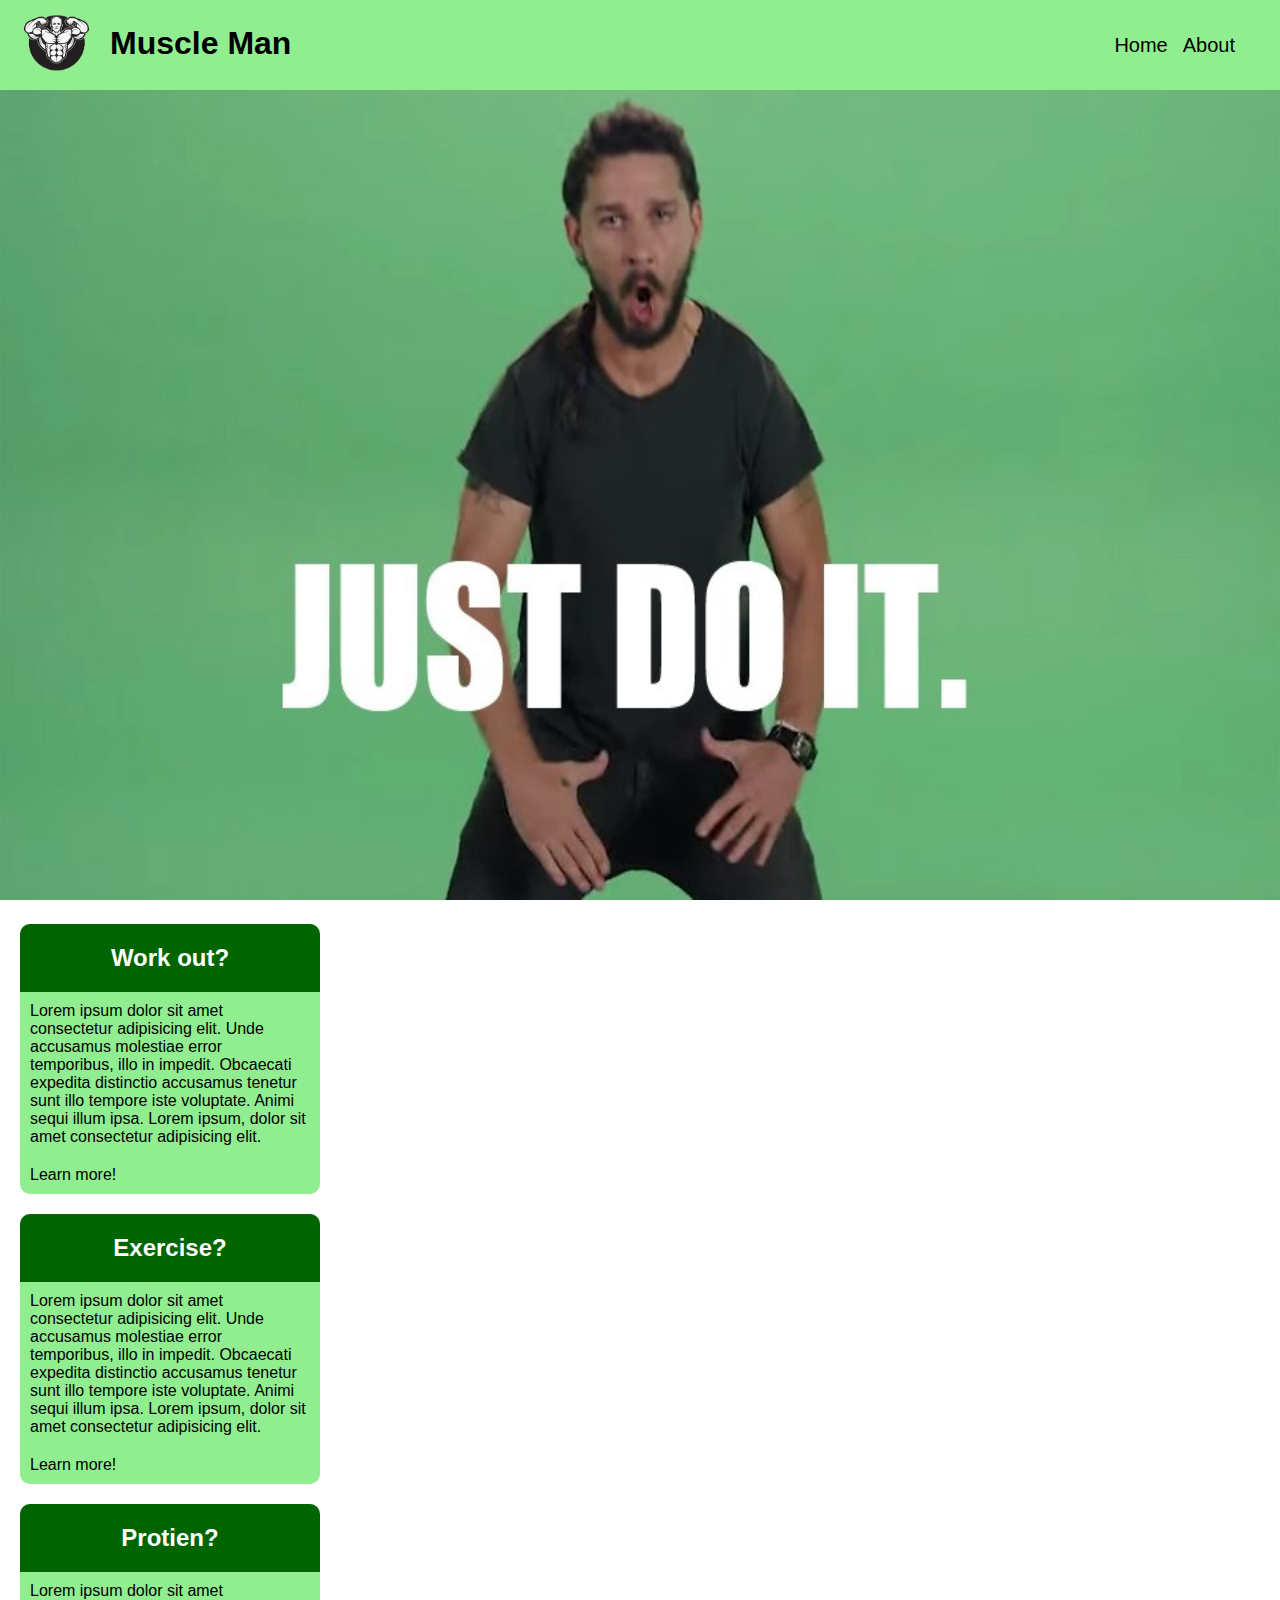
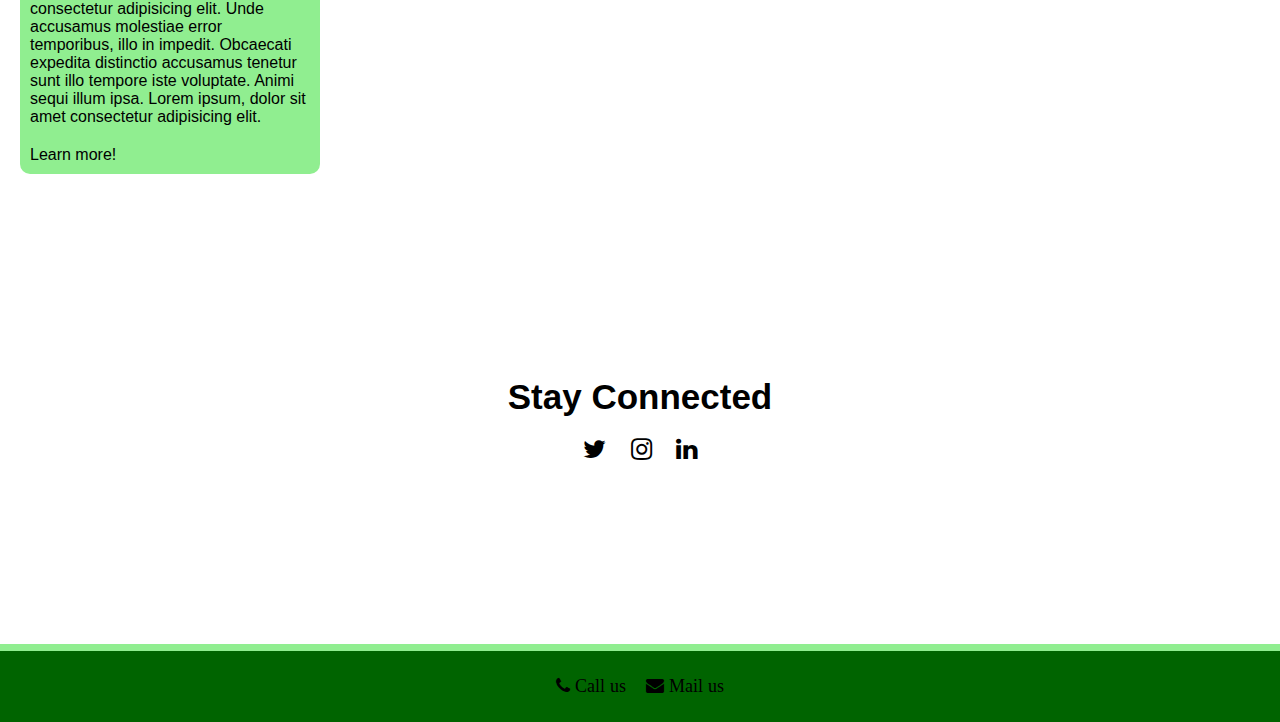
<file: index.html>
<!DOCTYPE html>
<html lang="en">
<head>
    <meta charset="UTF-8">
    <meta http-equiv="X-UA-Compatible" content="IE=edge">
    <meta name="viewport" content="width=device-width, initial-scale=1.0">
    <meta name="description" content="Gym on steroids">
    <title>Get muscles fast</title>
    <link rel="stylesheet" href="./muscleStyle.css">
    <link rel="stylesheet" href="https://cdnjs.cloudflare.com/ajax/libs/font-awesome/4.7.0/css/font-awesome.min.css">
    
    
</head>
<body>
    <header>
        <div class="logo">
            <div class="div-logo">
                <a href="#"><img src="./Media/All-about Logo 2.jpg" width="93px"></a>
            </div>
            <div class="logo-text"><h1>Muscle Man</h1></div>
        </div>
  <nav class="navbar">
      <ul>
          <li><a href="#">Home</a></li>
          <li><a href="#about-section">About</a></li>
          
      </ul>
    </nav>    
    </header>

    <section id="#">
    </section>
        <div id="hero-section">
            <img src="./Media/just do it.jpg"> 
        </div>
    <section id="service-section">
        <main class="service-container">
            <article class="service-card">
                <div class="service-card-header">
                    <h2>Work out?</h2>
                </div>
                    <p>Lorem ipsum dolor sit amet consectetur adipisicing elit. Unde accusamus molestiae error temporibus, 
                        illo in impedit. Obcaecati expedita distinctio accusamus tenetur sunt illo tempore iste voluptate. Animi sequi illum ipsa. 
                        Lorem ipsum, dolor sit amet consectetur adipisicing elit.</p><p><a href="./Docs/work-out.html">Learn more!</a></p> 
            </article>
            <article class="service-card">
                <div class="service-card-header">
                    <h2>Exercise?</h2>
                </div>
                    <p>Lorem ipsum dolor sit amet consectetur adipisicing elit. Unde accusamus molestiae error temporibus, 
                        illo in impedit. Obcaecati expedita distinctio accusamus tenetur sunt illo tempore iste voluptate. Animi sequi illum ipsa. 
                        Lorem ipsum, dolor sit amet consectetur adipisicing elit.</p><p><a href="./Docs/exercise.html">Learn more!</a></p> 
                </div>
            </article>

            <article class="service-card">
                <div class="service-card-header">
                    <h2>Protien?</h2>
                </div>
                    <p>Lorem ipsum dolor sit amet consectetur adipisicing elit. Unde accusamus molestiae error temporibus, 
                        illo in impedit. Obcaecati expedita distinctio accusamus tenetur sunt illo tempore iste voluptate. Animi sequi illum ipsa. 
                        Lorem ipsum, dolor sit amet consectetur adipisicing elit.</p><p><a href="./Docs/protein.html">Learn more!</a></p> 
                </div>
            </article>
            
        </main>
    </section>


    <section id="about-section"> 
        <h2>Stay Connected</h2>
        <div class="about-section-icons-wrapper">
        <a href="https://twitter.com/" target="_blank"><i class="fa fa-twitter"></i></a>
        <a href="https://www.instagram.com/" target="_blank"><i class="fa fa-instagram"></i></a>
        <a href="https://www.linkedin.com/" target="_blank"><i class="fa fa-linkedin"></i></a>
    </div>
        
    </section>
    <footer>
        <a href="tel:077179336"><i class="fa fa-phone"> Call us</i></a>
        <a href="mailto:Example@hotmail.com"><i class="fa fa-envelope"> Mail us</i></a>
    </footer>
    
</body>
</html>
</file>
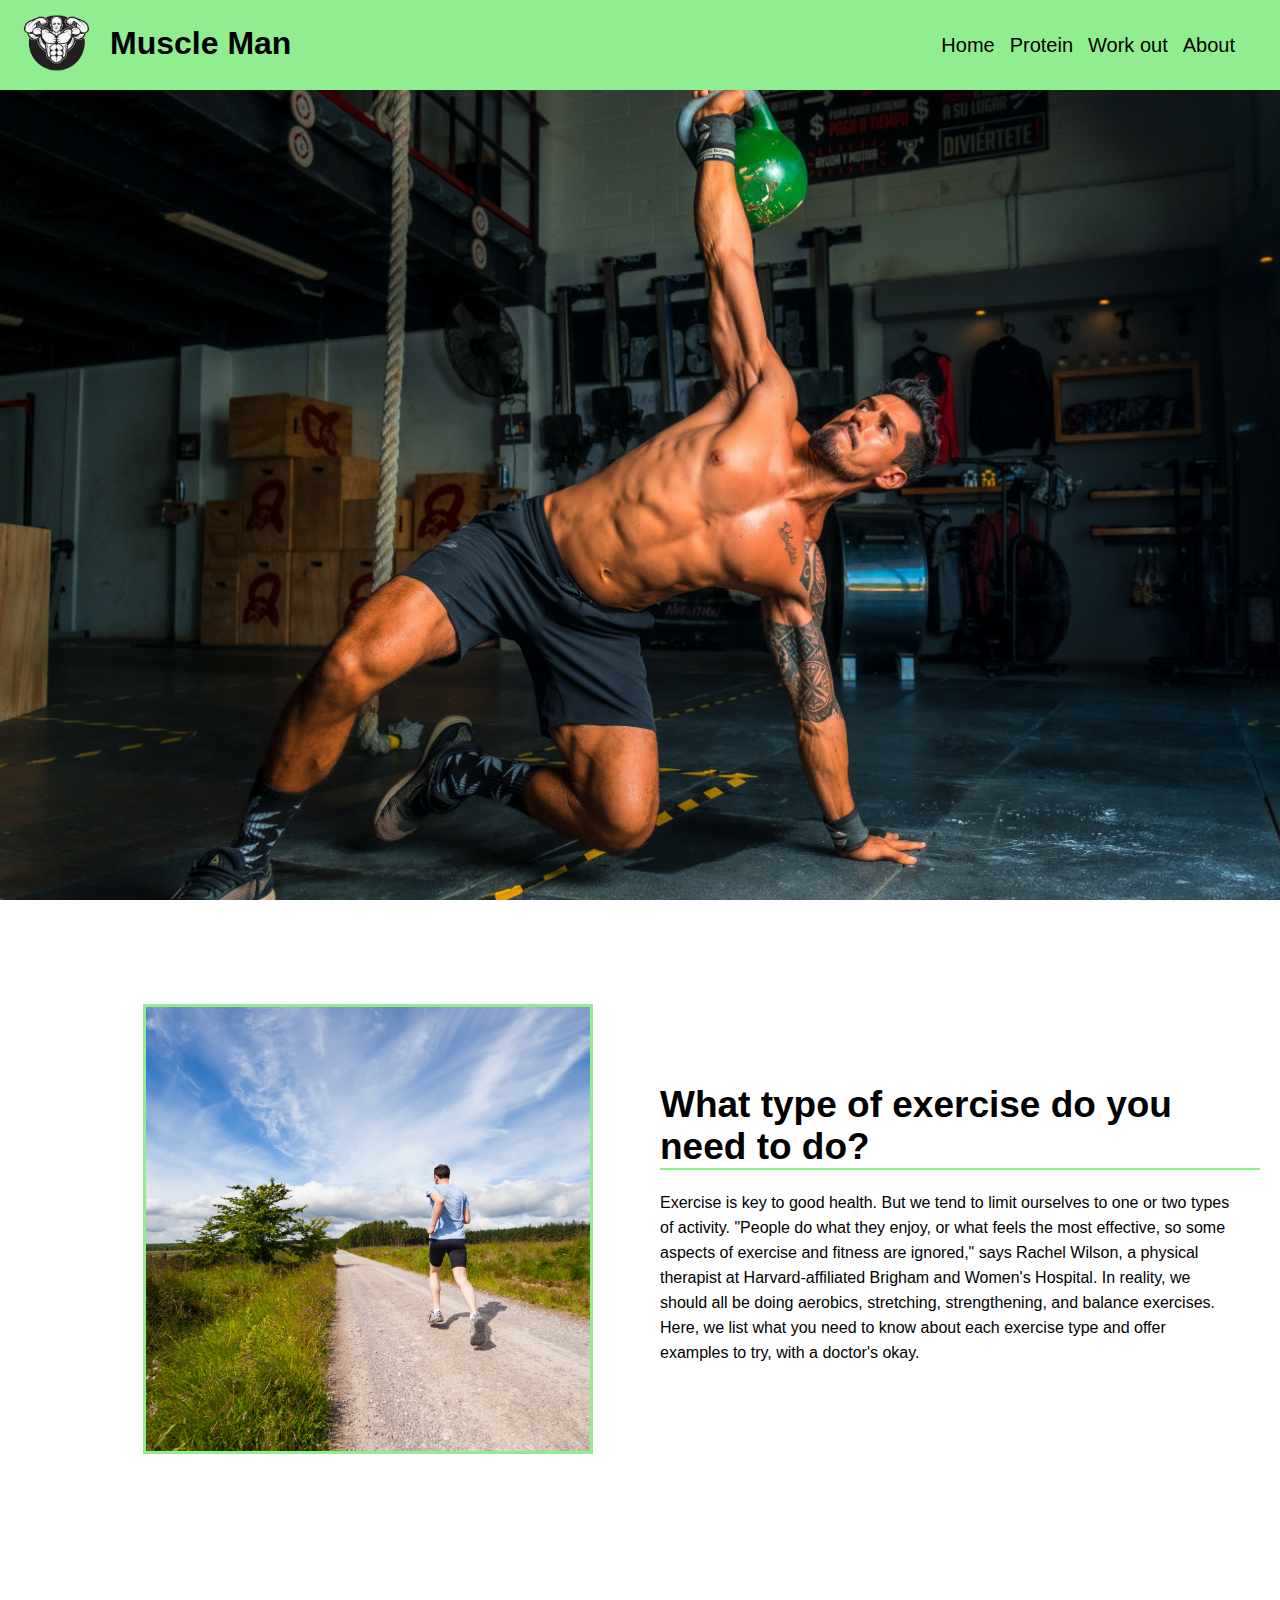
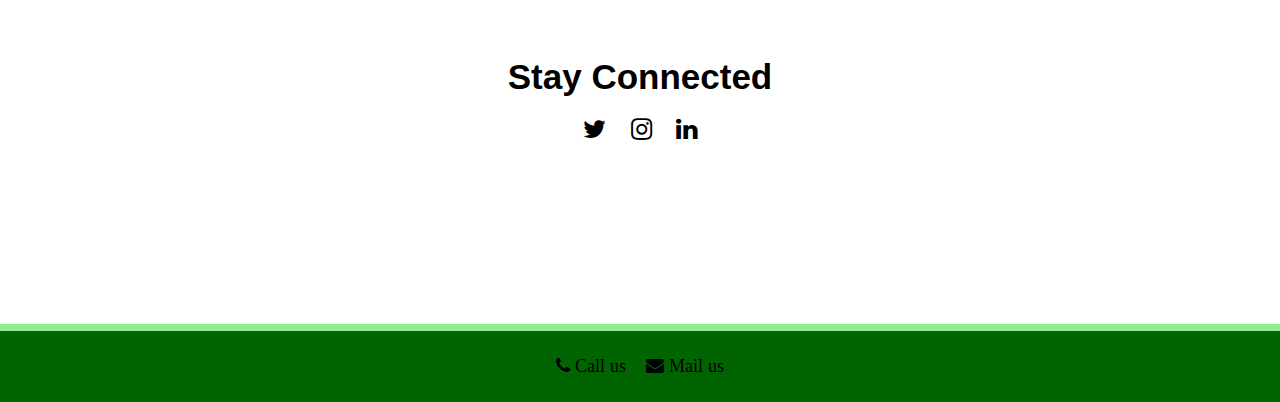
<file: Docs/exercise.html>
<!DOCTYPE html>
<html lang="en">
<head>
    <meta charset="UTF-8">
    <meta http-equiv="X-UA-Compatible" content="IE=edge">
    <meta name="viewport" content="width=device-width, initial-scale=1.0">
    <title>Exercise</title>
    <link rel="stylesheet" href="../muscleStyle.css">
    <link rel="stylesheet" href="https://cdnjs.cloudflare.com/ajax/libs/font-awesome/4.7.0/css/font-awesome.min.css">
</head>

<body>
    <header>
        <div class="logo">
            <div class="div-logo">
                <a href="../index.html"><img src="../Media/All-about Logo 2.jpg" width="93px"></a>
            </div>
            <div class="logo-text"><h1>Muscle Man</h1></div>
        </div>
  <nav class="navbar">
      <ul>
          <li><a href="../index.html">Home</a></li>
          <li><a href="./protein.html">Protein</a></li>
          <li><a href="./work-out.html">Work out</a></li>
          <li><a href="#about-section">About</a></li>   
          
      </ul>
    </nav>    
    </header>
    <div>
        <section id="hero-section-2">
            <img src="../Media/alonso-reyes-0HlI76m4jxU-unsplash.jpg" width="500"> 
        </section>
        <section class="aside-section">
            <aside class="aside-helper">
                <img src="../Media/jenny-hill-mQVWb7kUoOE-unsplash.jpg" alt="buff man" width="350">
            </aside>
            <div class="aside-text-wrapper">
                <article>
                <h1>What type of exercise do you need to do?</h1>
                <p>Exercise is key to good health. But we tend to limit ourselves to one or two types of activity.
                     "People do what they enjoy, or what feels the most effective, so some aspects of exercise and fitness are ignored," 
                     says Rachel Wilson, a physical therapist at Harvard-affiliated Brigham and Women's Hospital. In reality, we should all be doing aerobics,
                      stretching, strengthening, and balance exercises. Here, we list what you need to know about each exercise type and offer examples to try,
                     with a doctor's okay.</p>
            </article>
        </div>
            
    </section>
    </div>
    <section id="about-section"> 
        <h2>Stay Connected</h2>
        <div class="about-section-icons-wrapper">
        <a href="https://twitter.com/" target="_blank"><i class="fa fa-twitter"></i></a>
        <a href="https://www.instagram.com/" target="_blank"><i class="fa fa-instagram"></i></a>
        <a href="https://www.linkedin.com/" target="_blank"><i class="fa fa-linkedin"></i></a>
    </div>
        
    </section>
    <footer>
        <a href="tel:077179336"><i class="fa fa-phone"> Call us</i></a>
        <a href="mailto:Example@hotmail.com"><i class="fa fa-envelope"> Mail us</i></a>
    </footer>
</body>
</html>
</file>
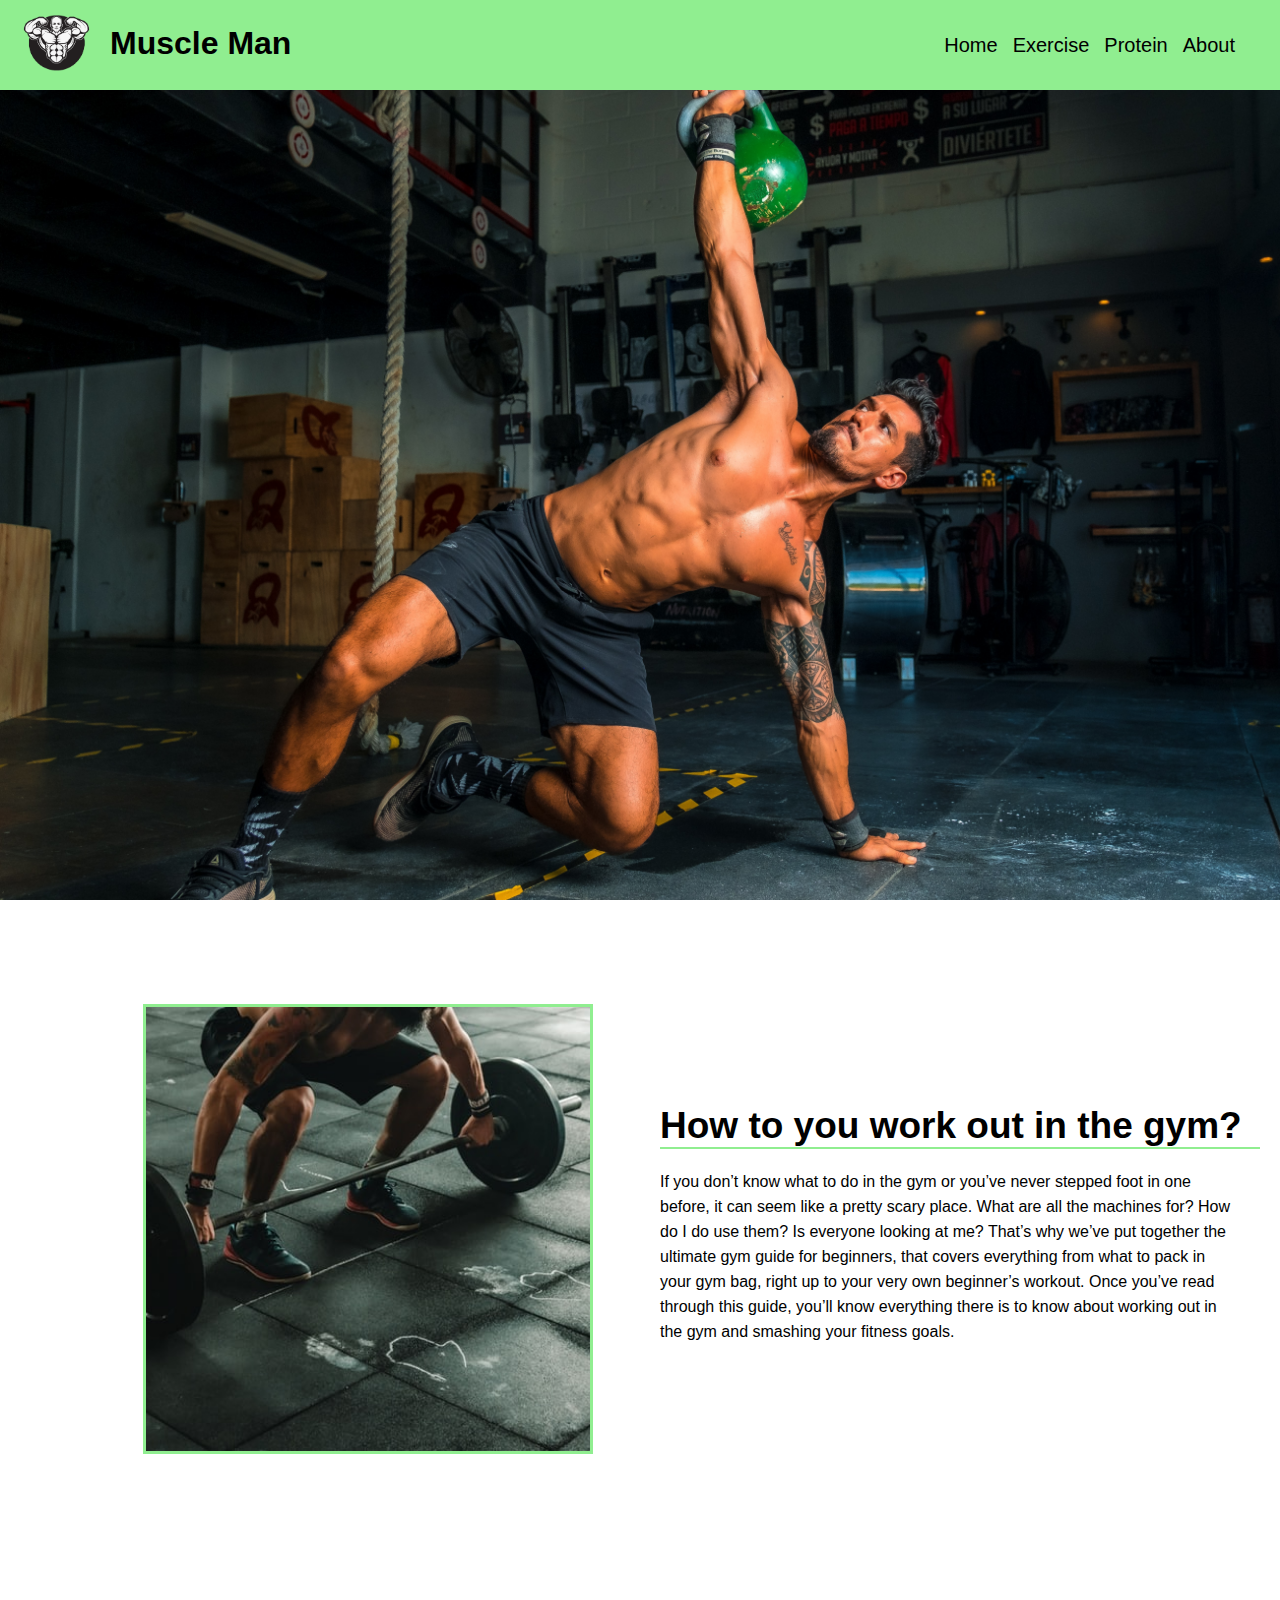
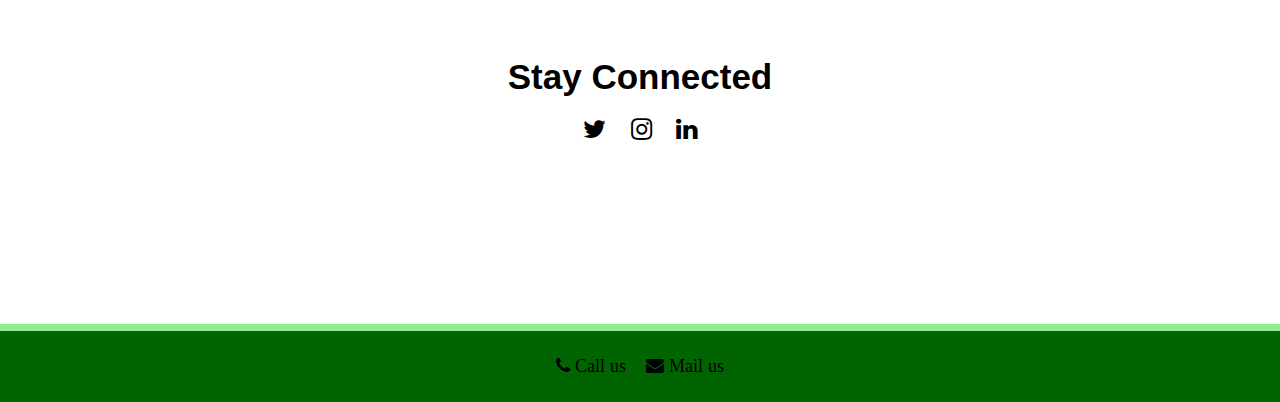
<file: Docs/work-out.html>
<!DOCTYPE html>
<html lang="en">
<head>
    <meta charset="UTF-8">
    <meta http-equiv="X-UA-Compatible" content="IE=edge">
    <meta name="viewport" content="width=device-width, initial-scale=1.0">
    <title>Work out</title>
    <link rel="stylesheet" href="../muscleStyle.css">
    <link rel="stylesheet" href="https://cdnjs.cloudflare.com/ajax/libs/font-awesome/4.7.0/css/font-awesome.min.css">
</head>

<body>
    <header>
        <div class="logo">
            <div class="div-logo">
                <a href="../index.html"><img src="../Media/All-about Logo 2.jpg" width="93px"></a>
            </div>
            <div class="logo-text"><h1>Muscle Man</h1></div>
        </div>
  <nav class="navbar">
      <ul>
          <li><a href="../index.html">Home</a></li>
          <li><a href="./exercise.html">Exercise</a></li>
          <li><a href="./protein.html">Protein</a></li>
          <li><a href="#about-section">About</a></li>   
          
      </ul>
    </nav>    
    </header>
    <div>
        <section id="hero-section-2">
            <img src="../Media/alonso-reyes-0HlI76m4jxU-unsplash.jpg" width="500"> 
        </section>
        <section class="aside-section">
            <aside class="aside-helper">
                <img src="../Media/victor-freitas-qZ-U9z4TQ6A-unsplash.jpg" alt="buff man" width="350">
            </aside>
            <div class="aside-text-wrapper">
                <article>
                <h1>How to you work out in the gym?</h1>
                <p>If you don’t know what to do in the gym or you’ve never stepped foot in one before, it can seem like a pretty scary place.
                     What are all the machines for? How do I do use them? Is everyone looking at me?
                    That’s why we’ve put together the ultimate gym guide for beginners, that covers everything from what to pack in your gym bag, 
                    right up to your very own beginner’s workout. Once you’ve read through this guide,
                     you’ll know everything there is to know about working out in the gym and smashing your fitness goals.</p>
            </article>
        </div>
            
    </section>
    </div>
    <section id="about-section"> 
        <h2>Stay Connected</h2>
        <div class="about-section-icons-wrapper">
        <a href="https://twitter.com/" target="_blank"><i class="fa fa-twitter"></i></a>
        <a href="https://www.instagram.com/" target="_blank"><i class="fa fa-instagram"></i></a>
        <a href="https://www.linkedin.com/" target="_blank"><i class="fa fa-linkedin"></i></a>
    </div>
        
    </section>
    <footer>
        <a href="tel:077179336"><i class="fa fa-phone"> Call us</i></a>
        <a href="mailto:Example@hotmail.com"><i class="fa fa-envelope"> Mail us</i></a>
    </footer>
</body>
</html>
</file>
<file: muscleStyle.css>
*{
    margin: 0px;
    font-family: 'Franklin Gothic Medium', 'Arial Narrow', Arial, sans-serif;
    box-sizing: border-box;
    scroll-behavior: smooth;
}
header{
  display: flex;
  height: 90px;
  width: 100%;
  background-color: lightgreen;
  justify-content: space-between;
  align-items: center;
  position: sticky;
  z-index: 998;
  top: 0px;
}
.navbar{
    display: flex;
    justify-content: flex-end;
    align-items: center;
    padding: 5px;
    position: sticky;
    background-color: lightgreen;
}
.logo{
    background-color: lightgreen;
    margin-left: 0px;
    display: flex;
    align-items: flex-start;
    justify-content: flex-start;
}
.div-logo{
  margin-right: 60px;
  height: 90px;
  width: 50px;
  display: flex;
  padding: 10px;
}
.logo-text{
    color: black;
   align-items: flex-end;
   margin-top: 25px;
}
.navbar a{
    text-decoration: none;
    color: black;
} 
.navbar ul {
   display: flex;
   margin-right: 40px;
    list-style: none;  
}
.navbar li{
    display: flex;
    justify-content: space-between;
    align-items: center;
    margin-left: 15px;
    background-color: lightgreen;
    font-size: 20px;
}
.navbar a:hover{
    color: white;
}
#hero-section{
   width: 100%;
   position: relative;
}

#hero-section img{
    width: 100%;
    height: calc(100vh - 90px);
    object-fit: fill;
    
}
#hero-section-2 img{
  width: 100%;
    height: calc(100vh - 90px);
    object-fit: cover;
}
.aside-section{
  display: grid;
  grid-template-columns: 50% 50%;
  min-height: 50vh;
}
.aside-helper, 
.aside-text-wrapper,
.aside-helper-x{
  display: flex;
  justify-content: flex-end;
  align-items: center;
  padding: 20px;
}
.aside-helper img{
  width: 50vh;
  height: 50vh;
  object-fit: cover;
  border: 3px solid lightgreen;
  margin-right: 27px;
  margin-top: 80px;
}
.aside-helper-x {
  width: 50vh;
  height: 50vh;
  object-fit: cover;
  border: 3px solid lightgreen;
  margin-right: 27px;
  margin-top: 80px;
  background: url(./Media/lyfe-fuel-phY30gaxqS8-unsplash.jpg);
  background-position: right;
  background-repeat: no-repeat;
  background-size: cover;
  background-attachment: local;
  margin-left: 8.5cm;
 
}
.aside-text-wrapper h1{
  font-size: 37px;
  border-bottom: 2px solid lightgreen;
  margin-bottom: 20px;
 
}
.aside-text-wrapper p{
  margin-right: 25px;
  line-height: 25px;
}
.aside-text-wrapper article{
  margin-top: 70px;
}

  .serivce-container{
    display: flex;
    flex-wrap: wrap;
    justify-content: center;
    align-items: center;
    width: 100%;
    padding: 0px 30px;
  }
  
  .service-card{
    width: 300px;
    margin: 20px;
    background-color: lightgreen;
    border-radius: 10px;
    box-shadow: 0 3px 6px rgba(0,0,0,0.16) 0 3px 6px rgba(0,0,0,0.23);
  }
  .service-card a{
    text-decoration: none;
    color: black;
  }
  .service-card a:hover{
    color: white;
    border: 2px solid darkgreen;
    background-color: darkgreen;
    border-radius: 5px;
    padding: 1px;
    cursor: pointer;
  }
  .service-card-header{
    background-color: darkgreen;
    color: white;
    padding: 20px;
    display: flex;
    justify-content: center;
    border-top-left-radius: 10px;
    border-top-right-radius: 10px;
  }
  .service-card p{
    padding: 10px;
  }
  
  #about-section{
    display: flex;
    flex-direction: column;
    align-items: center;
    justify-content: center;
    min-height: 50vh;
  }
  #about-section h2{
    font-size: 35px;
  }
  .about-section-icons-wrapper{
    margin-top: 20px;
  }
  .about-section-icons-wrapper i{
    margin: 0 10px;
    font-size: 25px;
    transition: 0.5s;
    cursor: pointer;
  }
  .about-section-icons-wrapper a{
    color: black;
  }
  .about-section-icons-wrapper i:hover{
    color: darkgreen;
  }
  footer {
    display: flex;
    align-items: center;
    justify-content: center;
    background-color: darkgreen;
    padding: 15px;
    border-top: 7px solid lightgreen;   
  }
  footer a {
    color: black;
    margin: 10px;
    text-decoration: none;
    font-size: 18px;
    font-weight: 600;
    
}

  footer a:hover {
    color: lightgreen;
  }
</file>
